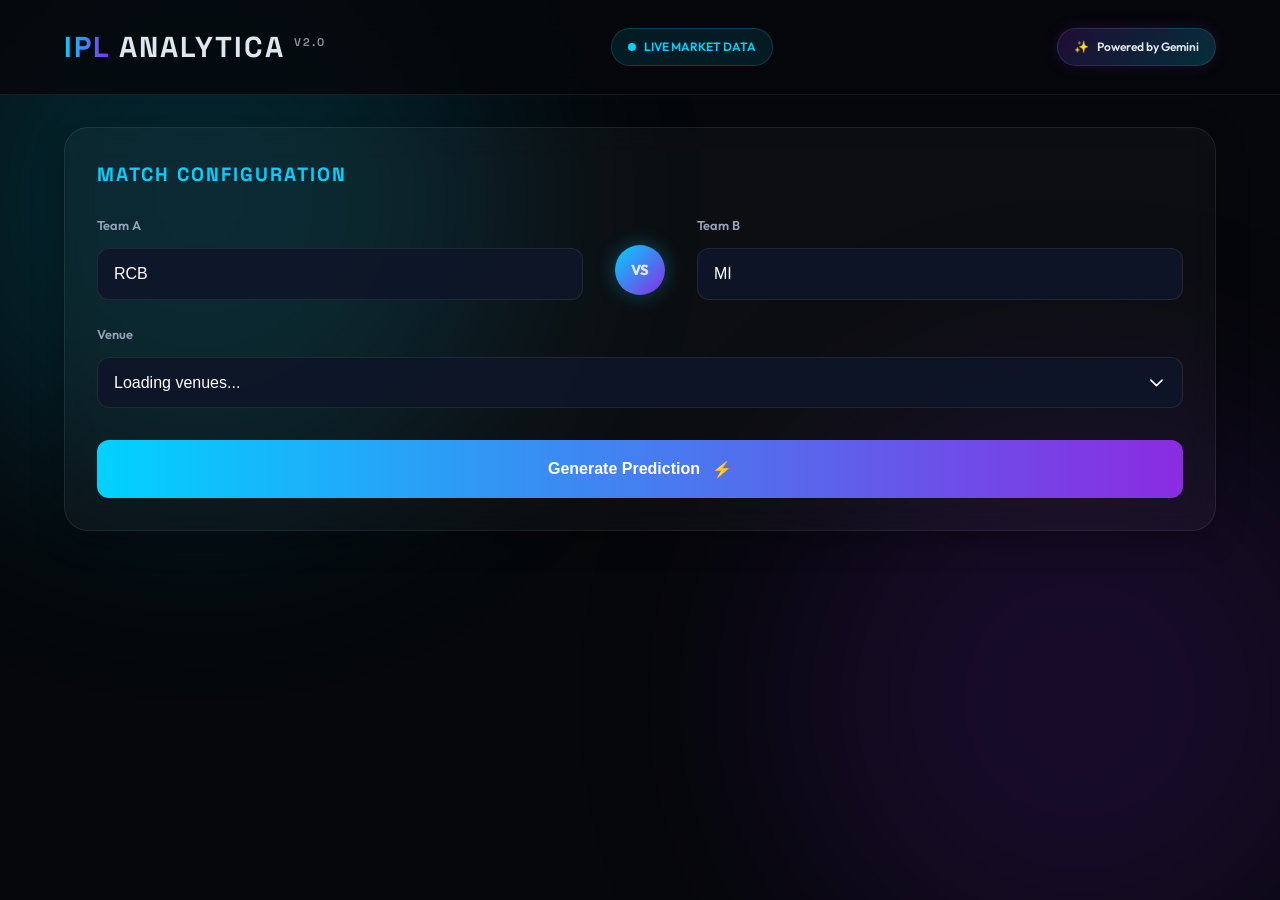
<file: ipl_prediction/web/index.html>
<!DOCTYPE html>
<html lang="en">
<head>
    <meta charset="UTF-8">
    <meta name="viewport" content="width=device-width, initial-scale=1.0">
    <title>IPL Match Predictor | Elite Analytics</title>
    <link rel="stylesheet" href="styles.css">
    <link rel="preconnect" href="https://fonts.googleapis.com">
    <link rel="preconnect" href="https://fonts.gstatic.com" crossorigin>
    <link href="https://fonts.googleapis.com/css2?family=Outfit:wght@300;400;600;800&family=Space+Grotesk:wght@300;500;700&display=swap" rel="stylesheet">
</head>
<body class="dark-theme">
    <div class="background-glow"></div>
    
    <header>
        <div class="logo">
            <span class="ipl-accent">IPL</span> ANALYTICA <span class="version">v2.0</span>
        </div>
        <div class="status-badge">
            <span class="pulse"></span> LIVE MARKET DATA
        </div>
        <div class="gemini-badge">
            <span class="sparkle">✨</span> Powered by Gemini
        </div>
    </header>

    <main>
        <section class="prediction-controls">
            <div class="control-group glass">
                <h3>Match Configuration</h3>
                <div class="input-grid">
                    <div class="field">
                        <label>Team A</label>
                        <input type="text" id="team-a" list="teams-list" placeholder="e.g. RCB" value="RCB">
                    </div>
                    <div class="vs-circle">VS</div>
                    <div class="field">
                        <label>Team B</label>
                        <input type="text" id="team-b" list="teams-list" placeholder="e.g. MI" value="MI">
                    </div>
                </div>
                <datalist id="teams-list">
                    <option value="RCB">Royal Challengers Bengaluru</option>
                    <option value="MI">Mumbai Indians</option>
                    <option value="CSK">Chennai Super Kings</option>
                    <option value="KKR">Kolkata Knight Riders</option>
                    <option value="RR">Rajasthan Royals</option>
                    <option value="SRH">Sunrisers Hyderabad</option>
                    <option value="LSG">Lucknow Super Giants</option>
                    <option value="DC">Delhi Capitals</option>
                    <option value="PBKS">Punjab Kings</option>
                    <option value="GT">Gujarat Titans</option>
                </datalist>
                <div class="field full-width">
                    <label>Venue</label>
                        <select id="venue">
                            <option value="" disabled selected>Loading venues...</option>
                        </select>
                </div>
                <button id="run-prediction" class="primary-btn">
                    <span class="btn-text">Generate Prediction</span>
                    <span class="btn-icon">⚡</span>
                </button>
            </div>
        </section>

        <section id="results-section" class="hidden">
            <div class="reasoning-protocol glass">
                <h3>Reasoning Protocol <span class="tag">Chain of Thought</span></h3>
                <div id="reasoning-steps" class="steps-container">
                    <!-- Steps will be injected here -->
                </div>
            </div>

            <div class="dashboard-final glass">
                <div class="dashboard-header">
                    <h2>Win Probability Engine</h2>
                    <div id="confidence-meter" class="confidence medium">Confidence: <span>Medium</span></div>
                </div>

                <div class="win-probability-section">
                    <div class="battle-meta">
                        <div class="team-info left">
                            <span class="team-abbrev" id="prob-team-a">RCB</span>
                            <span class="team-chance" id="perc-a">50%</span>
                        </div>
                        <div class="vs-badge-small">VS</div>
                        <div class="team-info right">
                            <span class="team-chance" id="perc-b">50%</span>
                            <span class="team-abbrev" id="prob-team-b">MI</span>
                        </div>
                    </div>
                    <div class="dual-prob-bar">
                        <div id="prob-bar-a" class="bar-part left" style="width: 50%;"></div>
                        <div id="prob-bar-b" class="bar-part right" style="width: 50%;"></div>
                    </div>
                    <div class="verdict-banner">
                        <span class="verdict-label">AI VERDICT:</span>
                        <span id="ai-verdict-text" class="verdict-highlight">Team A is slightly favored due to chasing advantage.</span>
                    </div>
                </div>

                <div class="dashboard-grid">
                    <div class="card glass-sub">
                        <h4><span class="icon">🏟️</span> Venue Verdict</h4>
                        <p id="venue-verdict-text">Loading insights...</p>
                    </div>
                    <div class="card glass-sub">
                        <h4><span class="icon">🎯</span> Key Matchups</h4>
                        <div class="matchup-table-wrapper">
                            <table id="matchup-table">
                                <thead>
                                    <tr>
                                        <th>Batter</th>
                                        <th>Bowler</th>
                                        <th>Edge</th>
                                    </tr>
                                </thead>
                                <tbody>
                                    <!-- Matchups injected here -->
                                </tbody>
                            </table>
                        </div>
                    </div>
                </div>
            </div>
        </section>
    </main>

    <div id="loader" class="loader-overlay hidden">
        <div class="loader-content">
            <div class="spinner"></div>
            <p>Gathering Real-time Data...</p>
        </div>
    </div>

    <script src="app.js"></script>
</body>
</html>
</file>
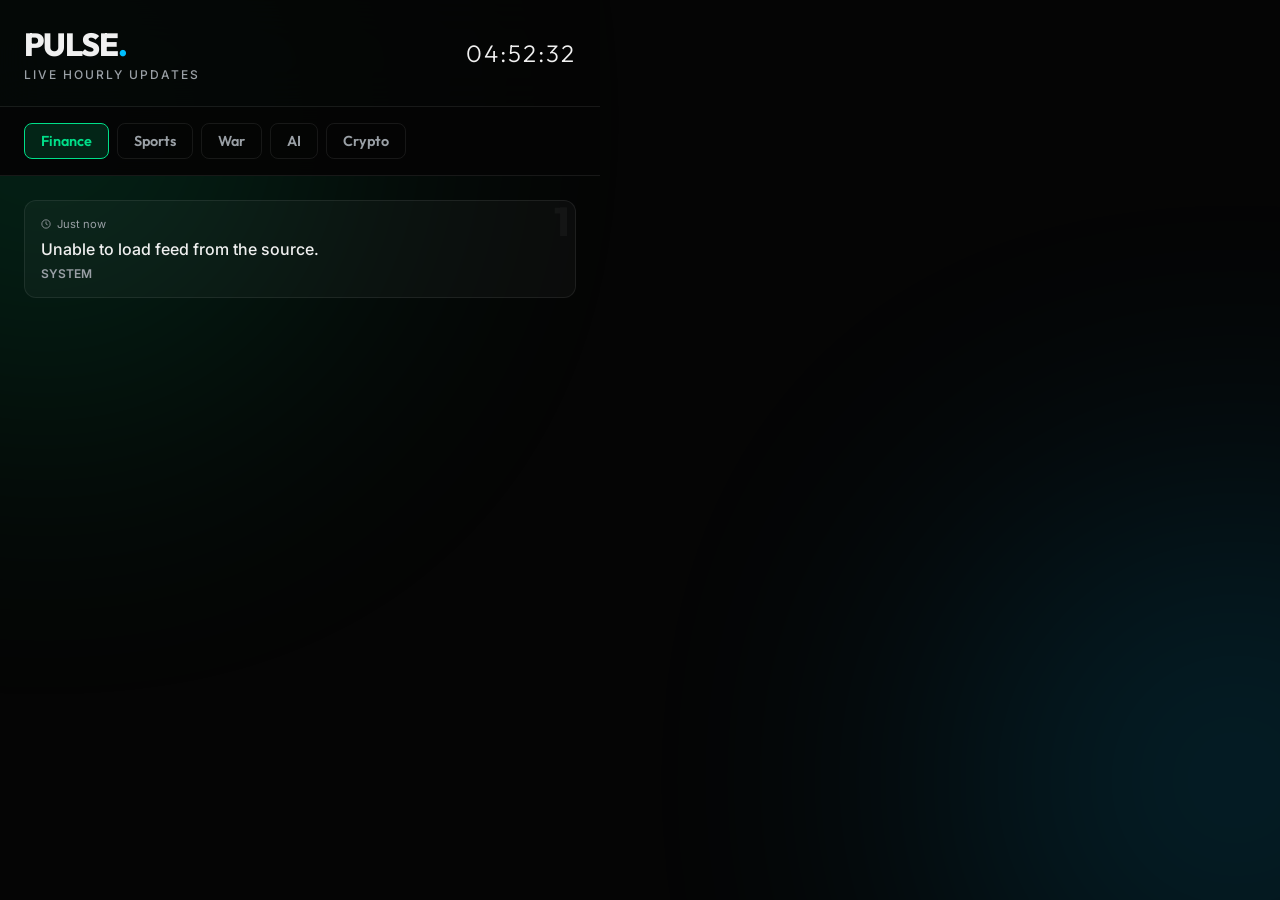
<file: news-chrome-extension/popup.html>
<!DOCTYPE html>
<html lang="en">
<head>
    <meta charset="UTF-8">
    <title>Pulse News | Chrome Extension</title>
    <link rel="stylesheet" href="style.css">
    <link href="https://fonts.googleapis.com/css2?family=Outfit:wght@300;400;600;800&family=Inter:wght@400;500;700&display=swap" rel="stylesheet">
</head>
<body>
    <div class="background-effects">
        <div class="glow finance-glow"></div>
        <div class="glow ai-glow"></div>
    </div>
    
    <header class="app-header">
        <div class="logo-container">
            <h1>PULSE<span class="dot">.</span></h1>
            <p>Live Hourly Updates</p>
        </div>
        <div class="time-container">
            <div id="clock" class="clock">--:--:--</div>
        </div>
    </header>

    <div class="tabs">
        <button class="tab-btn active finance-tab" data-target="finance">Finance</button>
        <button class="tab-btn sports-tab" data-target="sports">Sports</button>
        <button class="tab-btn war-tab" data-target="war">War</button>
        <button class="tab-btn ai-tab" data-target="ai">AI</button>
        <button class="tab-btn crypto-tab" data-target="crypto">Crypto</button>
    </div>

    <main class="dashboard">
        <section class="topic-section active-section grid-layout" id="section-finance">
            <div class="news-list" id="list-finance"></div>
        </section>
        
        <section class="topic-section grid-layout" id="section-sports">
            <div class="news-list" id="list-sports"></div>
        </section>
        
        <section class="topic-section grid-layout" id="section-war">
            <div class="news-list" id="list-war"></div>
        </section>
        
        <section class="topic-section grid-layout" id="section-ai">
            <div class="news-list" id="list-ai"></div>
        </section>
        
        <section class="topic-section grid-layout" id="section-crypto">
            <div class="news-list" id="list-crypto"></div>
        </section>
    </main>

    <script src="popup.js"></script>
</body>
</html>
</file>
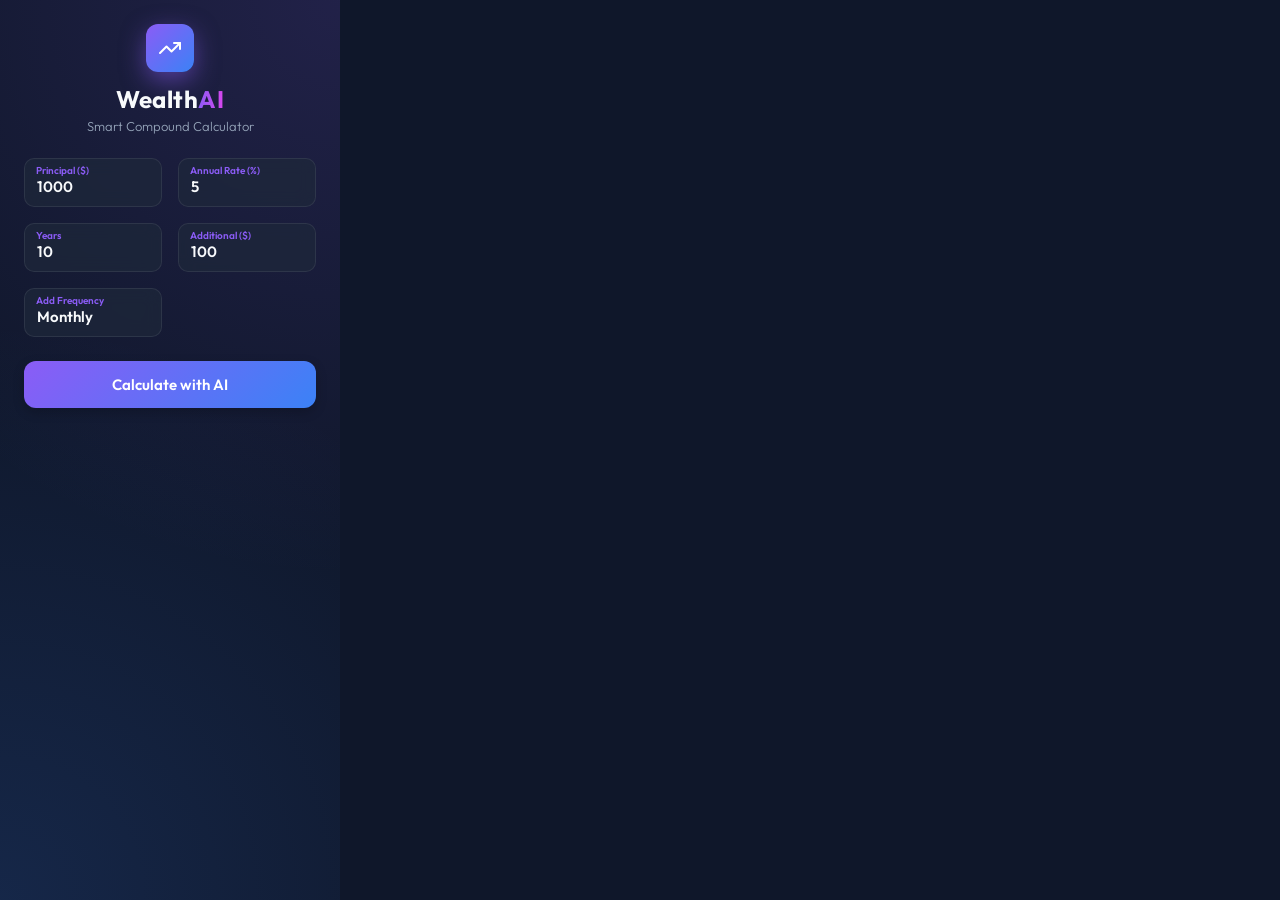
<file: compound-interest-calculator/chrome-extension/popup.html>
<!DOCTYPE html>
<html lang="en">

<head>
  <meta charset="UTF-8">
  <link rel="preconnect" href="https://fonts.googleapis.com">
  <link rel="preconnect" href="https://fonts.gstatic.com" crossorigin>
  <link href="https://fonts.googleapis.com/css2?family=Outfit:wght@300;400;600;700&display=swap" rel="stylesheet">
  <link rel="stylesheet" href="popup.css">
</head>

<body>
  <div class="container">
    <div class="header">
      <div class="icon-container">
        <svg xmlns="http://www.w3.org/2000/svg" viewBox="0 0 24 24" fill="none" stroke="currentColor" stroke-width="2"
          stroke-linecap="round" stroke-linejoin="round" class="header-icon">
          <polyline points="22 7 13.5 15.5 8.5 10.5 2 17"></polyline>
          <polyline points="16 7 22 7 22 13"></polyline>
        </svg>
      </div>
      <h2>Wealth<span class="highlight">AI</span></h2>
      <p class="subtitle">Smart Compound Calculator</p>
    </div>

    <div class="form-grid">
      <div class="input-group">
        <input type="number" id="amount" value="1000" placeholder=" " required>
        <label>Principal ($)</label>
      </div>
      <div class="input-group">
        <input type="number" id="rate" value="5" step="0.1" placeholder=" " required>
        <label>Annual Rate (%)</label>
      </div>
      <div class="input-group">
        <input type="number" id="years" value="10" placeholder=" " required>
        <label>Years</label>
      </div>
      <div class="input-group">
        <input type="number" id="addition" value="100" placeholder=" " required>
        <label>Additional ($)</label>
      </div>
      <div class="input-group">
        <select id="addition-freq" required>
          <option value="none">None</option>
          <option value="monthly" selected>Monthly</option>
          <option value="quarterly">Quarterly</option>
          <option value="yearly">Yearly</option>
        </select>
        <label>Add Frequency</label>
      </div>
    </div>

    <button id="calcBtn" class="primary-btn">
      <span class="btn-text">Calculate with AI</span>
      <div class="loader" id="loader"></div>
    </button>

    <div id="result-container" class="result-container hidden">
      <div class="result-glow"></div>
      <div id="result" class="result-content"></div>
    </div>
  </div>

  <script src="popup.js"></script>
</body>

</html>
</file>
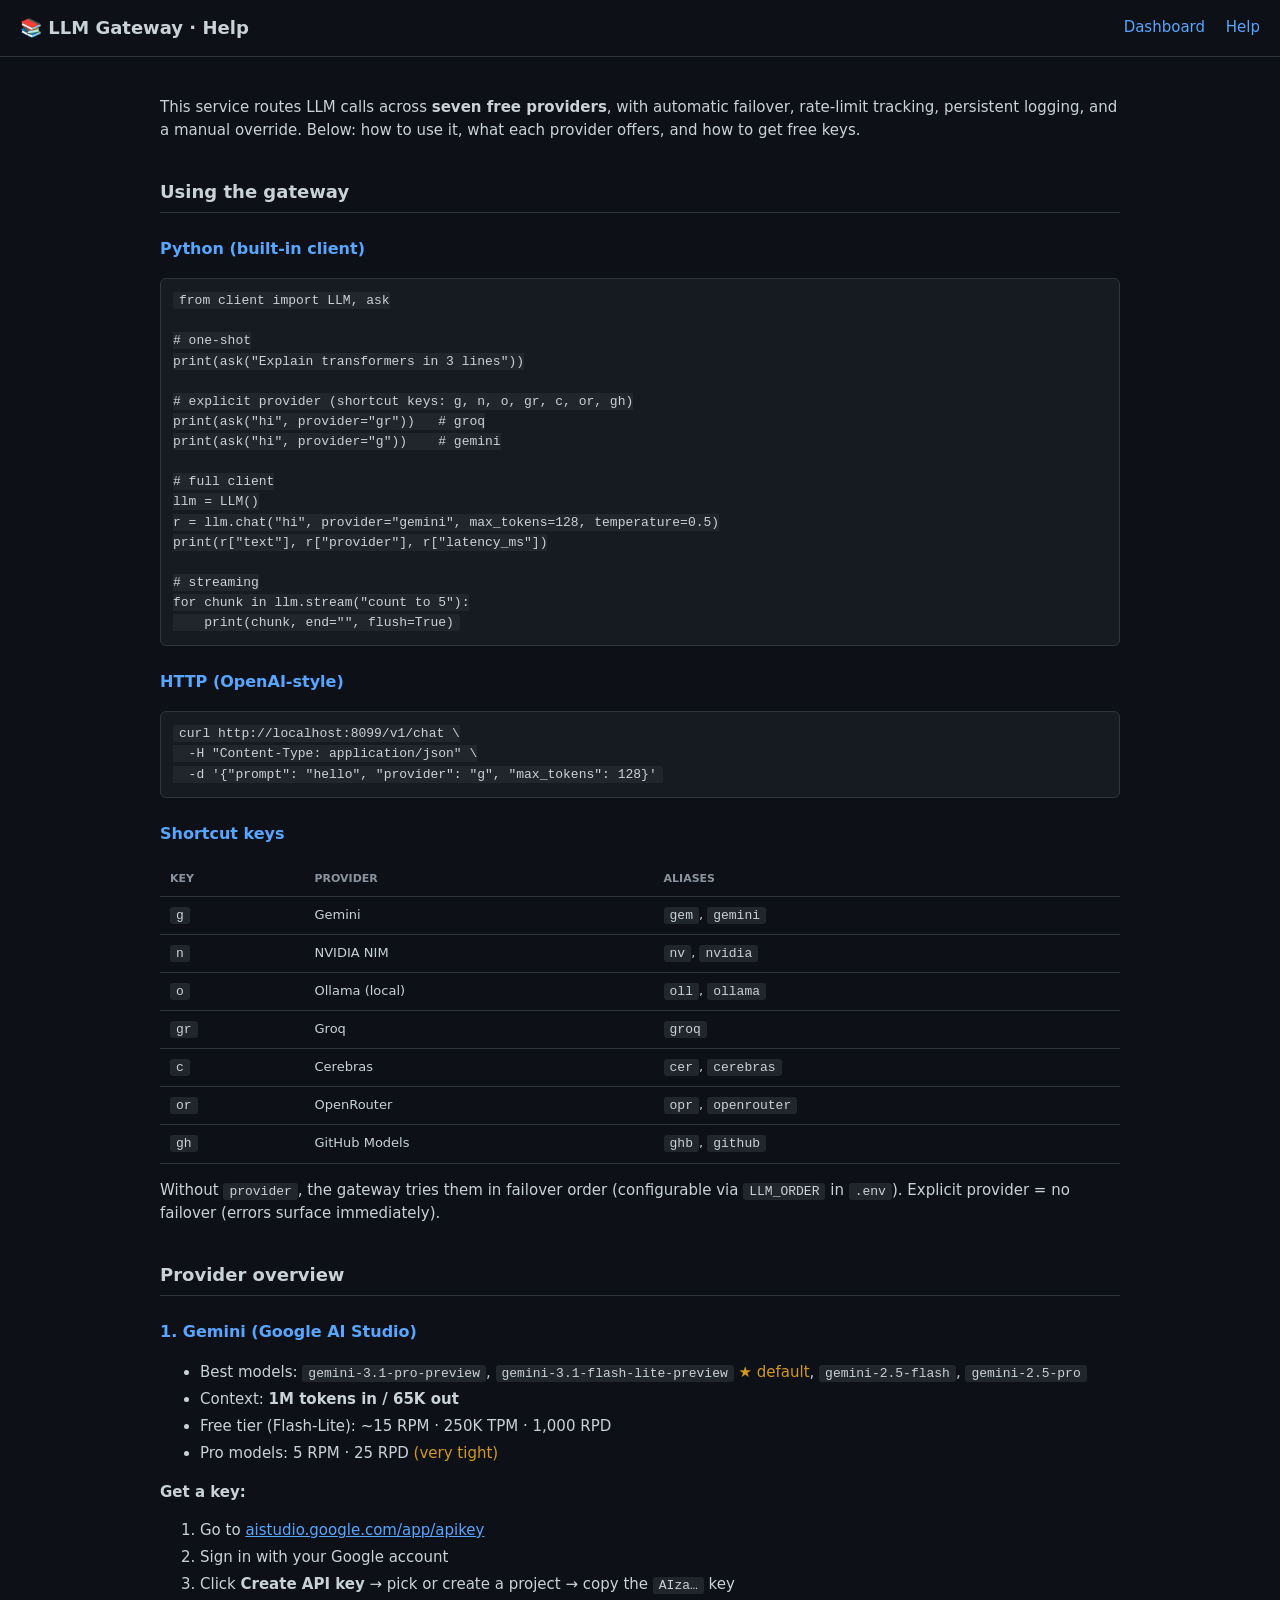
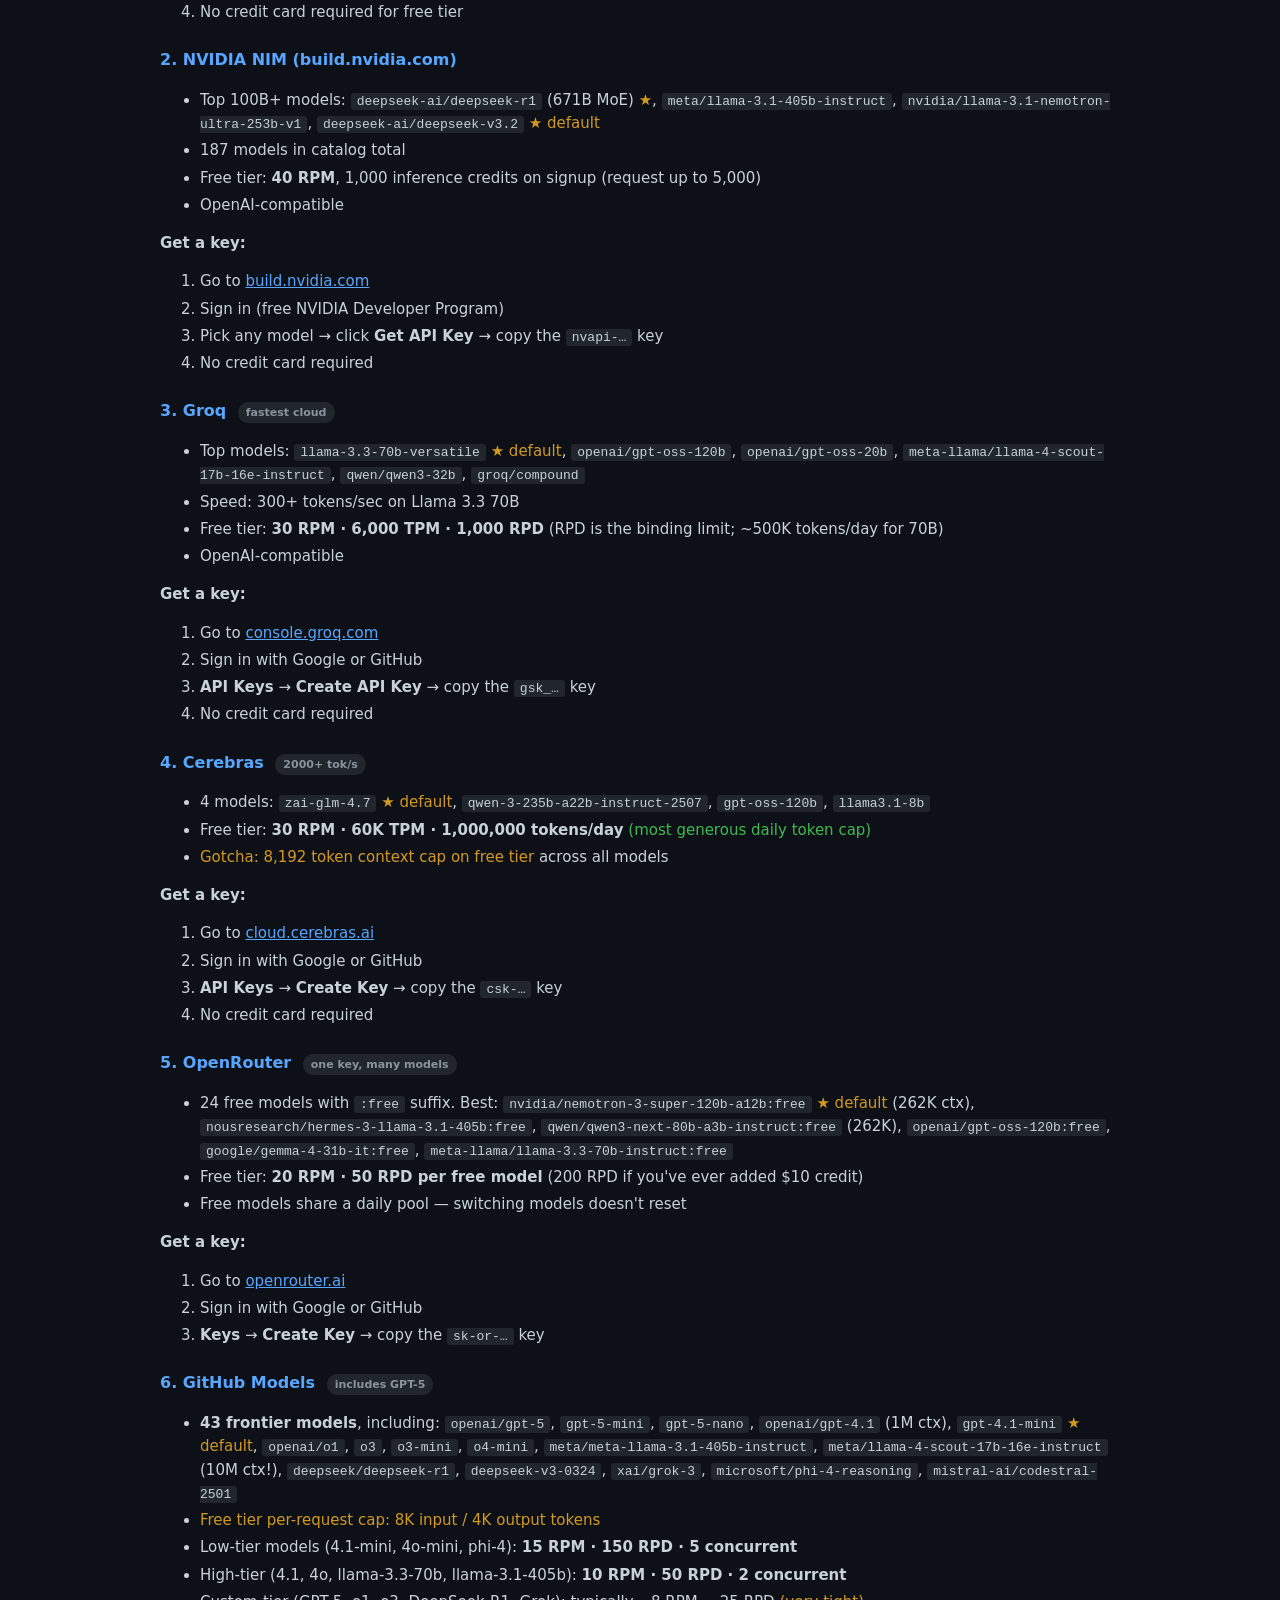
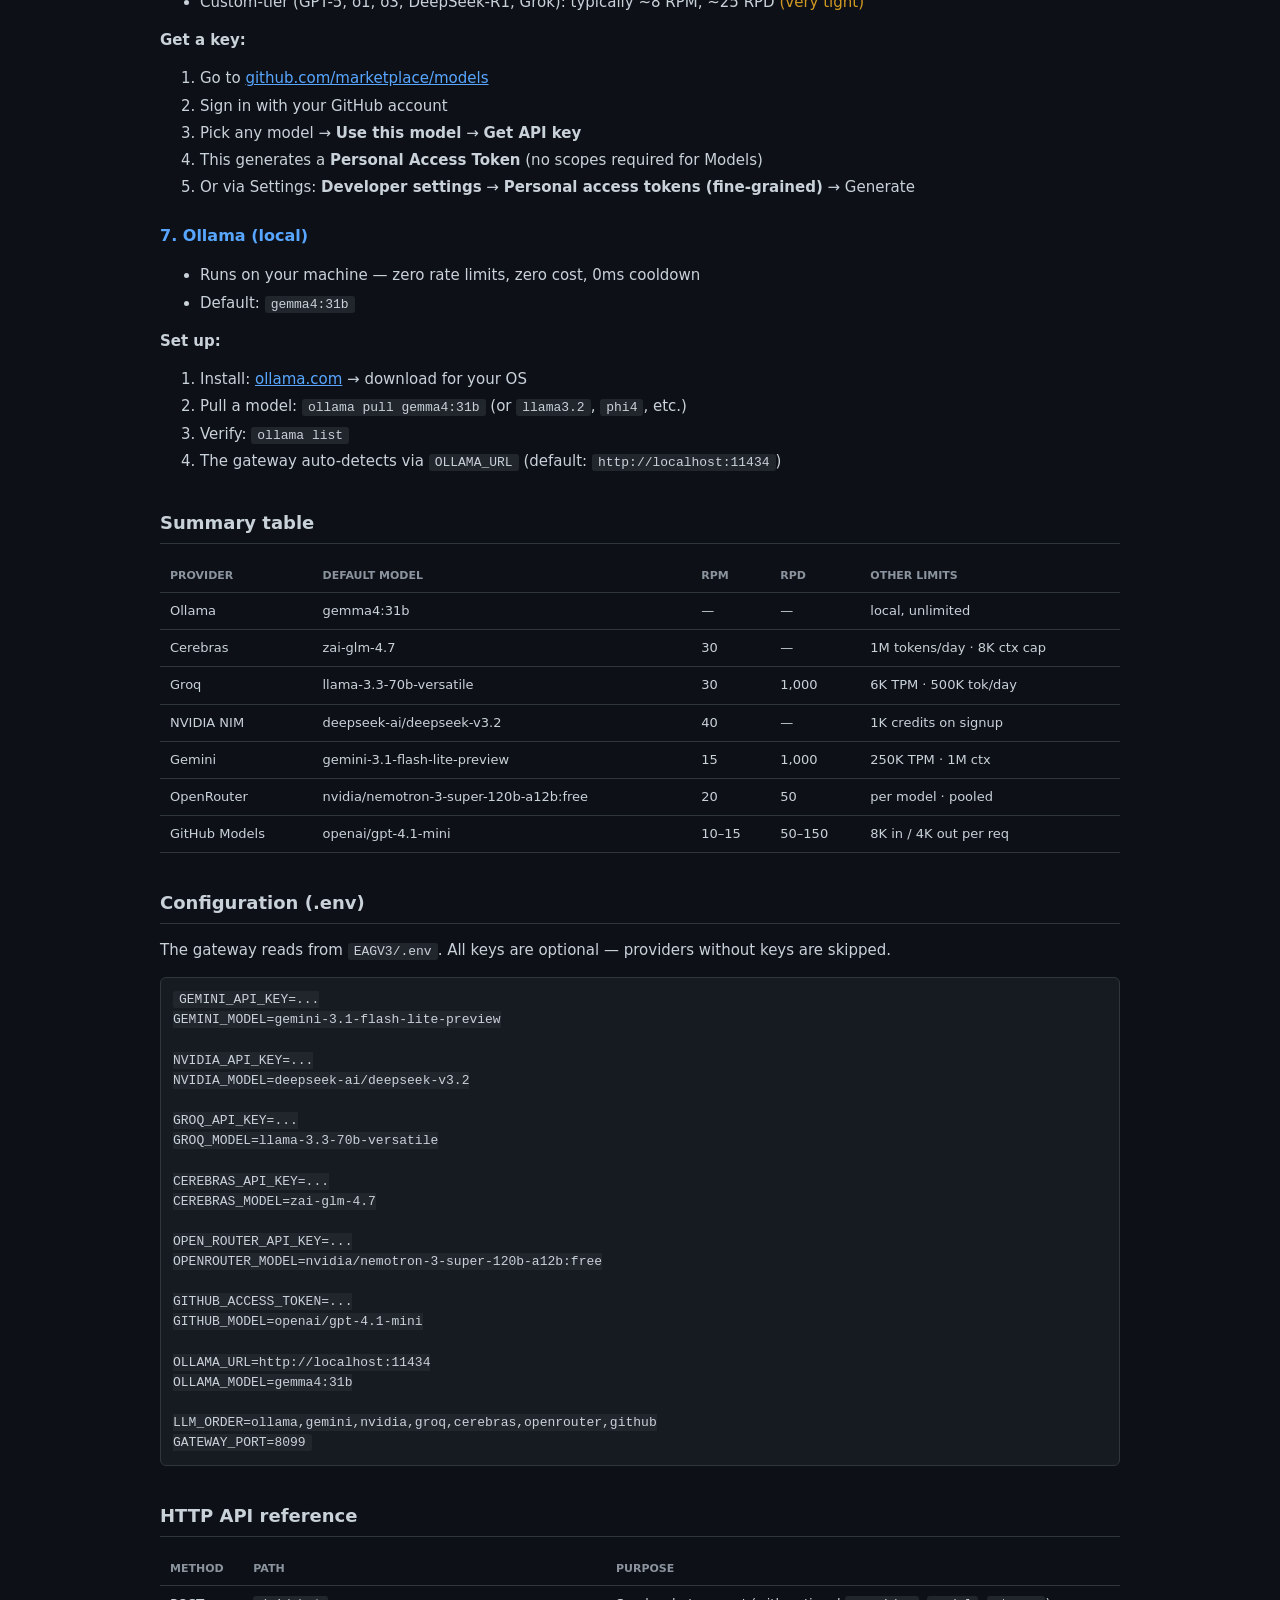
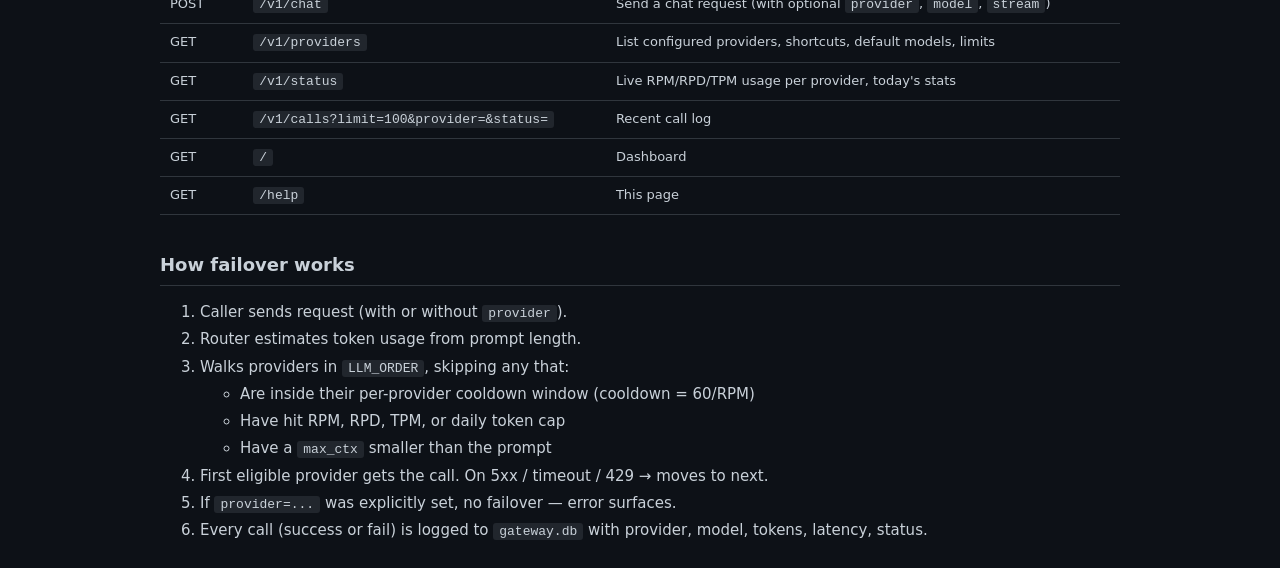
<file: first_browser_agent/llm_gatewayV9/static/help.html>
<!doctype html>
<html lang="en">
<head>
<meta charset="utf-8">
<title>LLM Gateway · Help & Free Keys</title>
<style>
  :root {
    --bg: #0d1117; --panel: #161b22; --border: #30363d; --text: #c9d1d9;
    --muted: #8b949e; --green: #3fb950; --red: #f85149; --blue: #58a6ff;
    --yellow: #d29922; --accent: #a371f7;
  }
  * { box-sizing: border-box; }
  body { background: var(--bg); color: var(--text); font: 15px/1.55 -apple-system, BlinkMacSystemFont, "Segoe UI", system-ui, sans-serif; margin: 0; }
  header { padding: 14px 20px; border-bottom: 1px solid var(--border); display: flex; justify-content: space-between; align-items: center; }
  header h1 { margin: 0; font-size: 18px; font-weight: 600; }
  header nav a { color: var(--blue); margin-left: 16px; text-decoration: none; }
  main { padding: 24px 20px; max-width: 1000px; margin: 0 auto; }
  h2 { font-size: 18px; margin-top: 36px; padding-bottom: 6px; border-bottom: 1px solid var(--border); }
  h3 { font-size: 16px; margin-top: 24px; color: var(--blue); }
  table { width: 100%; border-collapse: collapse; margin: 10px 0; font-size: 13px; }
  th, td { padding: 8px 10px; border-bottom: 1px solid var(--border); text-align: left; vertical-align: top; }
  th { color: var(--muted); font-weight: 600; text-transform: uppercase; font-size: 11px; }
  code, pre { font-family: ui-monospace, SFMono-Regular, "SF Mono", Menlo, monospace; }
  code { background: #21262d; padding: 1px 6px; border-radius: 3px; font-size: 13px; }
  pre { background: var(--panel); border: 1px solid var(--border); border-radius: 6px; padding: 12px; overflow-x: auto; font-size: 13px; }
  ol li, ul li { margin: 4px 0; }
  .star { color: var(--yellow); }
  .badge { display: inline-block; padding: 2px 8px; border-radius: 10px; font-size: 11px; background: #21262d; color: var(--muted); margin-left: 6px; }
  .ok { color: var(--green); }
  .warn { color: var(--yellow); }
  .err { color: var(--red); }
  a { color: var(--blue); }
</style>
</head>
<body>
<header>
  <h1>📚 LLM Gateway · Help</h1>
  <nav>
    <a href="/">Dashboard</a>
    <a href="/help">Help</a>
  </nav>
</header>
<main>

<p>This service routes LLM calls across <strong>seven free providers</strong>, with automatic failover, rate-limit tracking, persistent logging, and a manual override. Below: how to use it, what each provider offers, and how to get free keys.</p>

<h2>Using the gateway</h2>

<h3>Python (built-in client)</h3>
<pre><code>from client import LLM, ask

# one-shot
print(ask("Explain transformers in 3 lines"))

# explicit provider (shortcut keys: g, n, o, gr, c, or, gh)
print(ask("hi", provider="gr"))   # groq
print(ask("hi", provider="g"))    # gemini

# full client
llm = LLM()
r = llm.chat("hi", provider="gemini", max_tokens=128, temperature=0.5)
print(r["text"], r["provider"], r["latency_ms"])

# streaming
for chunk in llm.stream("count to 5"):
    print(chunk, end="", flush=True)</code></pre>

<h3>HTTP (OpenAI-style)</h3>
<pre><code>curl http://localhost:8099/v1/chat \
  -H "Content-Type: application/json" \
  -d '{"prompt": "hello", "provider": "g", "max_tokens": 128}'</code></pre>

<h3>Shortcut keys</h3>
<table>
  <tr><th>Key</th><th>Provider</th><th>Aliases</th></tr>
  <tr><td><code>g</code></td><td>Gemini</td><td><code>gem</code>, <code>gemini</code></td></tr>
  <tr><td><code>n</code></td><td>NVIDIA NIM</td><td><code>nv</code>, <code>nvidia</code></td></tr>
  <tr><td><code>o</code></td><td>Ollama (local)</td><td><code>oll</code>, <code>ollama</code></td></tr>
  <tr><td><code>gr</code></td><td>Groq</td><td><code>groq</code></td></tr>
  <tr><td><code>c</code></td><td>Cerebras</td><td><code>cer</code>, <code>cerebras</code></td></tr>
  <tr><td><code>or</code></td><td>OpenRouter</td><td><code>opr</code>, <code>openrouter</code></td></tr>
  <tr><td><code>gh</code></td><td>GitHub Models</td><td><code>ghb</code>, <code>github</code></td></tr>
</table>
<p>Without <code>provider</code>, the gateway tries them in failover order (configurable via <code>LLM_ORDER</code> in <code>.env</code>). Explicit provider = no failover (errors surface immediately).</p>

<h2>Provider overview</h2>

<h3>1. Gemini (Google AI Studio)</h3>
<ul>
  <li>Best models: <code>gemini-3.1-pro-preview</code>, <code>gemini-3.1-flash-lite-preview</code> <span class="star">★ default</span>, <code>gemini-2.5-flash</code>, <code>gemini-2.5-pro</code></li>
  <li>Context: <strong>1M tokens in / 65K out</strong></li>
  <li>Free tier (Flash-Lite): ~15 RPM · 250K TPM · 1,000 RPD</li>
  <li>Pro models: 5 RPM · 25 RPD <span class="warn">(very tight)</span></li>
</ul>
<p><b>Get a key:</b></p>
<ol>
  <li>Go to <a href="https://aistudio.google.com/app/apikey" target="_blank">aistudio.google.com/app/apikey</a></li>
  <li>Sign in with your Google account</li>
  <li>Click <strong>Create API key</strong> → pick or create a project → copy the <code>AIza…</code> key</li>
  <li>No credit card required for free tier</li>
</ol>

<h3>2. NVIDIA NIM (build.nvidia.com)</h3>
<ul>
  <li>Top 100B+ models: <code>deepseek-ai/deepseek-r1</code> (671B MoE) <span class="star">★</span>, <code>meta/llama-3.1-405b-instruct</code>, <code>nvidia/llama-3.1-nemotron-ultra-253b-v1</code>, <code>deepseek-ai/deepseek-v3.2</code> <span class="star">★ default</span></li>
  <li>187 models in catalog total</li>
  <li>Free tier: <strong>40 RPM</strong>, 1,000 inference credits on signup (request up to 5,000)</li>
  <li>OpenAI-compatible</li>
</ul>
<p><b>Get a key:</b></p>
<ol>
  <li>Go to <a href="https://build.nvidia.com/" target="_blank">build.nvidia.com</a></li>
  <li>Sign in (free NVIDIA Developer Program)</li>
  <li>Pick any model → click <strong>Get API Key</strong> → copy the <code>nvapi-…</code> key</li>
  <li>No credit card required</li>
</ol>

<h3>3. Groq <span class="badge">fastest cloud</span></h3>
<ul>
  <li>Top models: <code>llama-3.3-70b-versatile</code> <span class="star">★ default</span>, <code>openai/gpt-oss-120b</code>, <code>openai/gpt-oss-20b</code>, <code>meta-llama/llama-4-scout-17b-16e-instruct</code>, <code>qwen/qwen3-32b</code>, <code>groq/compound</code></li>
  <li>Speed: 300+ tokens/sec on Llama 3.3 70B</li>
  <li>Free tier: <strong>30 RPM · 6,000 TPM · 1,000 RPD</strong> (RPD is the binding limit; ~500K tokens/day for 70B)</li>
  <li>OpenAI-compatible</li>
</ul>
<p><b>Get a key:</b></p>
<ol>
  <li>Go to <a href="https://console.groq.com" target="_blank">console.groq.com</a></li>
  <li>Sign in with Google or GitHub</li>
  <li><strong>API Keys</strong> → <strong>Create API Key</strong> → copy the <code>gsk_…</code> key</li>
  <li>No credit card required</li>
</ol>

<h3>4. Cerebras <span class="badge">2000+ tok/s</span></h3>
<ul>
  <li>4 models: <code>zai-glm-4.7</code> <span class="star">★ default</span>, <code>qwen-3-235b-a22b-instruct-2507</code>, <code>gpt-oss-120b</code>, <code>llama3.1-8b</code></li>
  <li>Free tier: <strong>30 RPM · 60K TPM · 1,000,000 tokens/day</strong> <span class="ok">(most generous daily token cap)</span></li>
  <li><span class="warn">Gotcha: 8,192 token context cap on free tier</span> across all models</li>
</ul>
<p><b>Get a key:</b></p>
<ol>
  <li>Go to <a href="https://cloud.cerebras.ai" target="_blank">cloud.cerebras.ai</a></li>
  <li>Sign in with Google or GitHub</li>
  <li><strong>API Keys</strong> → <strong>Create Key</strong> → copy the <code>csk-…</code> key</li>
  <li>No credit card required</li>
</ol>

<h3>5. OpenRouter <span class="badge">one key, many models</span></h3>
<ul>
  <li>24 free models with <code>:free</code> suffix. Best:
    <code>nvidia/nemotron-3-super-120b-a12b:free</code> <span class="star">★ default</span> (262K ctx),
    <code>nousresearch/hermes-3-llama-3.1-405b:free</code>,
    <code>qwen/qwen3-next-80b-a3b-instruct:free</code> (262K),
    <code>openai/gpt-oss-120b:free</code>,
    <code>google/gemma-4-31b-it:free</code>,
    <code>meta-llama/llama-3.3-70b-instruct:free</code>
  </li>
  <li>Free tier: <strong>20 RPM · 50 RPD per free model</strong> (200 RPD if you've ever added $10 credit)</li>
  <li>Free models share a daily pool — switching models doesn't reset</li>
</ul>
<p><b>Get a key:</b></p>
<ol>
  <li>Go to <a href="https://openrouter.ai" target="_blank">openrouter.ai</a></li>
  <li>Sign in with Google or GitHub</li>
  <li><strong>Keys</strong> → <strong>Create Key</strong> → copy the <code>sk-or-…</code> key</li>
</ol>

<h3>6. GitHub Models <span class="badge">includes GPT-5</span></h3>
<ul>
  <li><strong>43 frontier models</strong>, including:
    <code>openai/gpt-5</code>, <code>gpt-5-mini</code>, <code>gpt-5-nano</code>,
    <code>openai/gpt-4.1</code> (1M ctx), <code>gpt-4.1-mini</code> <span class="star">★ default</span>,
    <code>openai/o1</code>, <code>o3</code>, <code>o3-mini</code>, <code>o4-mini</code>,
    <code>meta/meta-llama-3.1-405b-instruct</code>,
    <code>meta/llama-4-scout-17b-16e-instruct</code> (10M ctx!),
    <code>deepseek/deepseek-r1</code>, <code>deepseek-v3-0324</code>,
    <code>xai/grok-3</code>, <code>microsoft/phi-4-reasoning</code>, <code>mistral-ai/codestral-2501</code>
  </li>
  <li><span class="warn">Free tier per-request cap: 8K input / 4K output tokens</span></li>
  <li>Low-tier models (4.1-mini, 4o-mini, phi-4): <strong>15 RPM · 150 RPD · 5 concurrent</strong></li>
  <li>High-tier (4.1, 4o, llama-3.3-70b, llama-3.1-405b): <strong>10 RPM · 50 RPD · 2 concurrent</strong></li>
  <li>Custom-tier (GPT-5, o1, o3, DeepSeek-R1, Grok): typically ~8 RPM, ~25 RPD <span class="warn">(very tight)</span></li>
</ul>
<p><b>Get a key:</b></p>
<ol>
  <li>Go to <a href="https://github.com/marketplace/models" target="_blank">github.com/marketplace/models</a></li>
  <li>Sign in with your GitHub account</li>
  <li>Pick any model → <strong>Use this model</strong> → <strong>Get API key</strong></li>
  <li>This generates a <strong>Personal Access Token</strong> (no scopes required for Models)</li>
  <li>Or via Settings: <strong>Developer settings</strong> → <strong>Personal access tokens (fine-grained)</strong> → Generate</li>
</ol>

<h3>7. Ollama (local)</h3>
<ul>
  <li>Runs on your machine — zero rate limits, zero cost, 0ms cooldown</li>
  <li>Default: <code>gemma4:31b</code></li>
</ul>
<p><b>Set up:</b></p>
<ol>
  <li>Install: <a href="https://ollama.com" target="_blank">ollama.com</a> → download for your OS</li>
  <li>Pull a model: <code>ollama pull gemma4:31b</code> (or <code>llama3.2</code>, <code>phi4</code>, etc.)</li>
  <li>Verify: <code>ollama list</code></li>
  <li>The gateway auto-detects via <code>OLLAMA_URL</code> (default: <code>http://localhost:11434</code>)</li>
</ol>

<h2>Summary table</h2>
<table>
  <tr><th>Provider</th><th>Default model</th><th>RPM</th><th>RPD</th><th>Other limits</th></tr>
  <tr><td>Ollama</td><td>gemma4:31b</td><td>—</td><td>—</td><td>local, unlimited</td></tr>
  <tr><td>Cerebras</td><td>zai-glm-4.7</td><td>30</td><td>—</td><td>1M tokens/day · 8K ctx cap</td></tr>
  <tr><td>Groq</td><td>llama-3.3-70b-versatile</td><td>30</td><td>1,000</td><td>6K TPM · 500K tok/day</td></tr>
  <tr><td>NVIDIA NIM</td><td>deepseek-ai/deepseek-v3.2</td><td>40</td><td>—</td><td>1K credits on signup</td></tr>
  <tr><td>Gemini</td><td>gemini-3.1-flash-lite-preview</td><td>15</td><td>1,000</td><td>250K TPM · 1M ctx</td></tr>
  <tr><td>OpenRouter</td><td>nvidia/nemotron-3-super-120b-a12b:free</td><td>20</td><td>50</td><td>per model · pooled</td></tr>
  <tr><td>GitHub Models</td><td>openai/gpt-4.1-mini</td><td>10–15</td><td>50–150</td><td>8K in / 4K out per req</td></tr>
</table>

<h2>Configuration (.env)</h2>
<p>The gateway reads from <code>EAGV3/.env</code>. All keys are optional — providers without keys are skipped.</p>
<pre><code>GEMINI_API_KEY=...
GEMINI_MODEL=gemini-3.1-flash-lite-preview

NVIDIA_API_KEY=...
NVIDIA_MODEL=deepseek-ai/deepseek-v3.2

GROQ_API_KEY=...
GROQ_MODEL=llama-3.3-70b-versatile

CEREBRAS_API_KEY=...
CEREBRAS_MODEL=zai-glm-4.7

OPEN_ROUTER_API_KEY=...
OPENROUTER_MODEL=nvidia/nemotron-3-super-120b-a12b:free

GITHUB_ACCESS_TOKEN=...
GITHUB_MODEL=openai/gpt-4.1-mini

OLLAMA_URL=http://localhost:11434
OLLAMA_MODEL=gemma4:31b

LLM_ORDER=ollama,gemini,nvidia,groq,cerebras,openrouter,github
GATEWAY_PORT=8099</code></pre>

<h2>HTTP API reference</h2>
<table>
  <tr><th>Method</th><th>Path</th><th>Purpose</th></tr>
  <tr><td>POST</td><td><code>/v1/chat</code></td><td>Send a chat request (with optional <code>provider</code>, <code>model</code>, <code>stream</code>)</td></tr>
  <tr><td>GET</td><td><code>/v1/providers</code></td><td>List configured providers, shortcuts, default models, limits</td></tr>
  <tr><td>GET</td><td><code>/v1/status</code></td><td>Live RPM/RPD/TPM usage per provider, today's stats</td></tr>
  <tr><td>GET</td><td><code>/v1/calls?limit=100&amp;provider=&amp;status=</code></td><td>Recent call log</td></tr>
  <tr><td>GET</td><td><code>/</code></td><td>Dashboard</td></tr>
  <tr><td>GET</td><td><code>/help</code></td><td>This page</td></tr>
</table>

<h2>How failover works</h2>
<ol>
  <li>Caller sends request (with or without <code>provider</code>).</li>
  <li>Router estimates token usage from prompt length.</li>
  <li>Walks providers in <code>LLM_ORDER</code>, skipping any that:
    <ul>
      <li>Are inside their per-provider cooldown window (cooldown = 60/RPM)</li>
      <li>Have hit RPM, RPD, TPM, or daily token cap</li>
      <li>Have a <code>max_ctx</code> smaller than the prompt</li>
    </ul>
  </li>
  <li>First eligible provider gets the call. On 5xx / timeout / 429 → moves to next.</li>
  <li>If <code>provider=...</code> was explicitly set, no failover — error surfaces.</li>
  <li>Every call (success or fail) is logged to <code>gateway.db</code> with provider, model, tokens, latency, status.</li>
</ol>

</main>
</body>
</html>
</file>
<file: ipl_prediction/web/styles.css>
:root {
    --bg-dark: #05070a;
    --glass-bg: rgba(255, 255, 255, 0.03);
    --glass-border: rgba(255, 255, 255, 0.08);
    --accent-blue: #00d2ff;
    --accent-purple: #8a2be2;
    --accent-red: #ff4b2b;
    --text-main: #e0e6ed;
    --text-muted: #94a3b8;
    --neon-shadow: 0 0 20px rgba(0, 210, 255, 0.3);
}

* {
    margin: 0;
    padding: 0;
    box-sizing: border-box;
}

body {
    background-color: var(--bg-dark);
    color: var(--text-main);
    font-family: 'Outfit', sans-serif;
    line-height: 1.6;
    overflow-x: hidden;
    min-height: 100vh;
}

h1, h2, h3, .logo {
    font-family: 'Space Grotesk', sans-serif;
    text-transform: uppercase;
    letter-spacing: 2px;
}

/* Dynamic Background */
.background-glow {
    position: fixed;
    top: 0;
    left: 0;
    width: 100%;
    height: 100%;
    z-index: -1;
    overflow: hidden;
}

.background-glow::before, .background-glow::after {
    content: '';
    position: absolute;
    width: 600px;
    height: 600px;
    border-radius: 50%;
    filter: blur(120px);
    opacity: 0.15;
    animation: float 20s infinite alternate;
}

.background-glow::before {
    background: var(--accent-blue);
    top: -100px;
    left: -100px;
}

.background-glow::after {
    background: var(--accent-purple);
    bottom: -100px;
    right: -100px;
    animation-delay: -10s;
}

@keyframes float {
    from { transform: translate(0, 0) scale(1); }
    to { transform: translate(100px, 100px) scale(1.2); }
}

header {
    display: flex;
    justify-content: space-between;
    align-items: center;
    padding: 1.5rem 5%;
    background: rgba(5, 7, 10, 0.8);
    backdrop-filter: blur(20px);
    border-bottom: 1px solid var(--glass-border);
    position: sticky;
    top: 0;
    z-index: 100;
}

.logo {
    font-size: 1.8rem;
    font-weight: 800;
}

.ipl-accent {
    background: linear-gradient(90deg, var(--accent-blue), var(--accent-purple));
    -webkit-background-clip: text;
    -webkit-text-fill-color: transparent;
}

.version {
    font-size: 0.7rem;
    vertical-align: super;
    opacity: 0.6;
}

.status-badge, .gemini-badge {
    padding: 0.5rem 1rem;
    border-radius: 30px;
    font-size: 0.75rem;
    font-weight: 600;
    display: flex;
    align-items: center;
    gap: 8px;
}

.status-badge {
    background: rgba(0, 210, 255, 0.1);
    color: var(--accent-blue);
    border: 1px solid rgba(0, 210, 255, 0.2);
}

.gemini-badge {
    background: linear-gradient(135deg, rgba(138, 43, 226, 0.2), rgba(0, 210, 255, 0.2));
    border: 1px solid rgba(255, 255, 255, 0.1);
    box-shadow: 0 0 15px rgba(138, 43, 226, 0.2);
}

.pulse {
    width: 8px;
    height: 8px;
    background: var(--accent-blue);
    border-radius: 50%;
    animation: pulse-ring 1.5s infinite;
}

@keyframes pulse-ring {
    0% { box-shadow: 0 0 0 0 rgba(0, 210, 255, 0.4); }
    70% { box-shadow: 0 0 0 10px rgba(0, 210, 255, 0); }
    100% { box-shadow: 0 0 0 0 rgba(0, 210, 255, 0); }
}

main {
    padding: 2rem 5%;
    max-width: 1400px;
    margin: 0 auto;
}

.glass {
    background: var(--glass-bg);
    backdrop-filter: blur(15px);
    border: 1px solid var(--glass-border);
    border-radius: 24px;
    padding: 2rem;
    box-shadow: 0 8px 32px rgba(0, 0, 0, 0.3);
    transition: transform 0.3s ease, border-color 0.3s ease;
}

.prediction-controls {
    margin-bottom: 2rem;
}

.control-group h3 {
    margin-bottom: 1.5rem;
    font-size: 1.2rem;
    color: var(--accent-blue);
}

.input-grid {
    display: grid;
    grid-template-columns: 1fr auto 1fr;
    gap: 2rem;
    align-items: end;
}

.field {
    display: flex;
    flex-direction: column;
    gap: 0.8rem;
}

.field label {
    font-size: 0.8rem;
    font-weight: 600;
    color: var(--text-muted);
}

select, input[type="text"] {
    background: rgba(15, 23, 42, 0.9);
    border: 1px solid var(--glass-border);
    border-radius: 12px;
    padding: 1rem;
    color: white;
    font-size: 1rem;
    outline: none;
    transition: all 0.3s ease;
    width: 100%;
}

select {
    cursor: pointer;
    appearance: none;
    background-image: url("data:image/svg+xml,%3Csvg xmlns='http://www.w3.org/2000/svg' fill='none' viewBox='0 0 24 24' stroke='white'%3E%3Cpath stroke-linecap='round' stroke-linejoin='round' stroke-width='2' d='M19 9l-7 7-7-7'%3E%3C/path%3E%3C/svg%3E");
    background-repeat: no-repeat;
    background-position: right 1rem center;
    background-size: 1.2rem;
}

input[type="text"]:focus, select:focus {
    border-color: var(--accent-blue);
    box-shadow: 0 0 10px rgba(0, 210, 255, 0.2);
}

select option {
    background-color: #0f172a;
    color: white;
    padding: 10px;
}

.vs-circle {
    width: 50px;
    height: 50px;
    background: linear-gradient(135deg, var(--accent-blue), var(--accent-purple));
    border-radius: 50%;
    display: flex;
    align-items: center;
    justify-content: center;
    font-weight: 800;
    font-size: 0.9rem;
    margin-bottom: 5px;
    box-shadow: var(--neon-shadow);
}

.full-width {
    margin-top: 1.5rem;
}

.primary-btn {
    width: 100%;
    margin-top: 2rem;
    background: linear-gradient(90deg, var(--accent-blue), var(--accent-purple));
    border: none;
    border-radius: 12px;
    padding: 1.2rem;
    color: white;
    font-weight: 700;
    font-size: 1rem;
    cursor: pointer;
    display: flex;
    align-items: center;
    justify-content: center;
    gap: 12px;
    transition: all 0.3s ease;
}

.primary-btn:hover {
    transform: translateY(-3px);
    box-shadow: 0 10px 20px rgba(138, 43, 226, 0.4);
}

/* Results Section */
#results-section {
    display: grid;
    grid-template-columns: 350px 1fr;
    gap: 2rem;
    animation: fadeIn 0.8s ease forwards;
}

@keyframes fadeIn {
    from { opacity: 0; transform: translateY(20px); }
    to { opacity: 1; transform: translateY(0); }
}

.steps-container {
    display: flex;
    flex-direction: column;
    gap: 1.2rem;
    max-height: 600px;
    overflow-y: auto;
    padding-right: 10px;
}

.steps-container::-webkit-scrollbar {
    width: 4px;
}

.steps-container::-webkit-scrollbar-thumb {
    background: var(--glass-border);
    border-radius: 10px;
}

.step-card {
    background: rgba(255, 255, 255, 0.05);
    border-left: 3px solid var(--accent-blue);
    padding: 1rem;
    border-radius: 0 12px 12px 0;
    animation: slideIn 0.5s ease forwards;
}

@keyframes slideIn {
    from { opacity: 0; transform: translateX(-20px); }
    to { opacity: 1; transform: translateX(0); }
}

.step-tag {
    font-size: 0.65rem;
    font-weight: 800;
    background: rgba(0, 210, 255, 0.15);
    color: var(--accent-blue);
    padding: 2px 8px;
    border-radius: 4px;
    margin-bottom: 0.5rem;
    display: inline-block;
}

.step-title {
    font-weight: 600;
    font-size: 0.9rem;
    margin-bottom: 0.4rem;
}

.step-content {
    font-size: 0.85rem;
    color: var(--text-muted);
}

/* Dashboard Final */
.dashboard-header {
    display: flex;
    justify-content: space-between;
    align-items: center;
    margin-bottom: 2rem;
}

.confidence {
    padding: 4px 12px;
    border-radius: 20px;
    font-size: 0.8rem;
    font-weight: 700;
}

.confidence.high { background: rgba(34, 197, 94, 0.2); color: #22c55e; }
.confidence.medium { background: rgba(234, 179, 8, 0.2); color: #eab308; }
.confidence.low { background: rgba(239, 68, 68, 0.2); color: #ef4444; }

.win-probability-section {
    background: rgba(255, 255, 255, 0.02);
    padding: 2rem;
    border-radius: 20px;
    margin-bottom: 2rem;
    border: 1px solid var(--glass-border);
}

.battle-meta {
    display: flex;
    justify-content: space-between;
    align-items: center;
    margin-bottom: 1.5rem;
}

.team-info {
    display: flex;
    flex-direction: column;
}

.team-info.left { align-items: flex-start; }
.team-info.right { align-items: flex-end; }

.team-abbrev {
    font-size: 1rem;
    font-weight: 800;
    color: var(--text-muted);
}

.team-chance {
    font-size: 2.5rem;
    font-weight: 900;
    font-family: 'Space Grotesk', sans-serif;
}

.vs-badge-small {
    background: var(--glass-border);
    padding: 4px 12px;
    border-radius: 20px;
    font-size: 0.7rem;
    font-weight: 800;
    opacity: 0.6;
}

.dual-prob-bar {
    height: 20px;
    display: flex;
    gap: 4px;
    margin-bottom: 1.5rem;
    filter: drop-shadow(0 0 10px rgba(0,0,0,0.5));
}

.bar-part {
    height: 100%;
    transition: width 1.5s cubic-bezier(0.34, 1.56, 0.64, 1);
    position: relative;
}

.bar-part.left {
    border-radius: 10px 2px 2px 10px;
    background: var(--accent-blue);
    box-shadow: -5px 0 15px rgba(0, 210, 255, 0.3);
}

.bar-part.right {
    border-radius: 2px 10px 10px 2px;
    background: var(--accent-red);
    box-shadow: 5px 0 15px rgba(255, 75, 43, 0.3);
}

.verdict-banner {
    background: rgba(138, 43, 226, 0.1);
    border: 1px solid rgba(138, 43, 226, 0.2);
    padding: 1rem;
    border-radius: 12px;
    display: flex;
    gap: 10px;
    align-items: center;
    font-size: 0.9rem;
}

.verdict-label {
    font-weight: 800;
    color: var(--accent-purple);
    white-space: nowrap;
}

.verdict-highlight {
    color: var(--text-main);
    font-weight: 500;
}

.dashboard-grid {
    display: grid;
    grid-template-columns: 1fr 1fr;
    gap: 1.5rem;
}

.card.glass-sub {
    background: rgba(255, 255, 255, 0.02);
    border: 1px solid var(--glass-border);
    border-radius: 16px;
    padding: 1.5rem;
}

.card h4 {
    font-size: 0.9rem;
    margin-bottom: 1rem;
    color: var(--accent-blue);
    display: flex;
    align-items: center;
    gap: 8px;
}

/* Tables */
table {
    width: 100%;
    border-collapse: collapse;
    font-size: 0.85rem;
}

th {
    text-align: left;
    color: var(--text-muted);
    padding-bottom: 0.8rem;
    border-bottom: 1px solid var(--glass-border);
}

td {
    padding: 0.8rem 0;
    border-bottom: 1px solid rgba(255, 255, 255, 0.03);
}

/* Loader */
.loader-overlay {
    position: fixed;
    top: 0;
    left: 0;
    width: 100%;
    height: 100%;
    background: rgba(5, 7, 10, 0.9);
    backdrop-filter: blur(10px);
    z-index: 1000;
    display: flex;
    justify-content: center;
    align-items: center;
}

.loader-content {
    text-align: center;
}

.spinner {
    width: 60px;
    height: 60px;
    border: 4px solid var(--glass-border);
    border-top: 4px solid var(--accent-blue);
    border-radius: 50%;
    animation: spin 1s linear infinite;
    margin: 0 auto 1.5rem;
}

@keyframes spin {
    to { transform: rotate(360deg); }
}

.hidden { display: none !important; }

@media (max-width: 900px) {
    #results-section {
        grid-template-columns: 1fr;
    }
    .input-grid {
        grid-template-columns: 1fr;
    }
    .vs-circle { display: none; }
}
</file>
<file: news-chrome-extension/style.css>
:root {
    --bg-color: #050505;
    --border-color: rgba(255, 255, 255, 0.08);
    --text-primary: #f0f0f0;
    --text-secondary: #9aa0a6;
    
    --accent-finance: #00df89;
    --accent-sports: #ff7b00;
    --accent-war: #ff3366;
    --accent-ai: #00bfff;
    --accent-crypto: #9d4edd;
    
    --font-heading: 'Outfit', sans-serif;
    --font-body: 'Inter', sans-serif;
}

* {
    margin: 0;
    padding: 0;
    box-sizing: border-box;
}

body {
    width: 600px;
    height: 550px;
    background-color: var(--bg-color);
    color: var(--text-primary);
    font-family: var(--font-body);
    overflow-x: hidden;
    overflow-y: auto;
    position: relative;
}

.background-effects {
    position: fixed;
    top: 0;
    left: 0;
    width: 100vw;
    height: 100vh;
    z-index: -1;
    overflow: hidden;
}

.glow {
    position: absolute;
    width: 600px;
    height: 600px;
    border-radius: 50%;
    filter: blur(140px);
    opacity: 0.15;
    animation: float 20s infinite alternate ease-in-out;
}

.finance-glow { top: -20%; left: -20%; background: var(--accent-finance); }
.ai-glow { bottom: -20%; right: -20%; background: var(--accent-ai); animation-delay: -5s; }

@keyframes float {
    0% { transform: translateY(0) scale(1); }
    100% { transform: translateY(30px) scale(1.1); }
}

.app-header {
    display: flex;
    justify-content: space-between;
    align-items: center;
    padding: 1.5rem;
    background: rgba(5, 5, 5, 0.85);
    backdrop-filter: blur(20px);
    border-bottom: 1px solid var(--border-color);
    position: sticky;
    top: 0;
    z-index: 100;
}

.logo-container h1 {
    font-family: var(--font-heading);
    font-size: 2rem;
    font-weight: 800;
    letter-spacing: -1px;
}

.logo-container .dot { color: var(--accent-ai); }

.logo-container p {
    color: var(--text-secondary);
    font-size: 0.75rem;
    font-weight: 500;
    text-transform: uppercase;
    letter-spacing: 2px;
    margin-top: 0.2rem;
}

.time-container .clock {
    font-family: var(--font-heading);
    font-size: 1.5rem;
    font-weight: 300;
    letter-spacing: 2px;
}

.tabs {
    display: flex;
    padding: 1rem 1.5rem;
    gap: 0.5rem;
    border-bottom: 1px solid var(--border-color);
    position: sticky;
    top: 76px;
    z-index: 90;
    background: rgba(5, 5, 5, 0.95);
    backdrop-filter: blur(10px);
    overflow-x: auto;
}

.tabs::-webkit-scrollbar { display: none; }

.tab-btn {
    background: transparent;
    border: 1px solid var(--border-color);
    color: var(--text-secondary);
    padding: 0.5rem 1rem;
    border-radius: 8px;
    cursor: pointer;
    font-family: var(--font-heading);
    font-weight: 600;
    font-size: 0.9rem;
    transition: all 0.3s ease;
}

.tab-btn:hover {
    background: rgba(255, 255, 255, 0.05);
    color: #fff;
}

.tab-btn.active.finance-tab { background: rgba(0, 223, 137, 0.15); border-color: var(--accent-finance); color: var(--accent-finance); }
.tab-btn.active.sports-tab { background: rgba(255, 123, 0, 0.15); border-color: var(--accent-sports); color: var(--accent-sports); }
.tab-btn.active.war-tab { background: rgba(255, 51, 102, 0.15); border-color: var(--accent-war); color: var(--accent-war); }
.tab-btn.active.ai-tab { background: rgba(0, 191, 255, 0.15); border-color: var(--accent-ai); color: var(--accent-ai); }
.tab-btn.active.crypto-tab { background: rgba(157, 78, 221, 0.15); border-color: var(--accent-crypto); color: var(--accent-crypto); }

.dashboard {
    padding: 1.5rem;
}

.topic-section {
    display: none;
    animation: fadeIn 0.4s ease forwards;
}

.topic-section.active-section {
    display: block;
}

@keyframes fadeIn {
    from { opacity: 0; transform: translateY(10px); }
    to { opacity: 1; transform: translateY(0); }
}

.news-list {
    display: flex;
    flex-direction: column;
    gap: 1rem;
}

.article-card {
    background: rgba(255,255,255,0.03);
    border: 1px solid var(--border-color);
    border-radius: 12px;
    padding: 1rem;
    transition: all 0.3s ease;
    cursor: pointer;
    position: relative;
    overflow: hidden;
    text-decoration: none;
    display: block;
    color: inherit;
}

.article-card:hover {
    transform: translateY(-2px);
    background: rgba(30, 30, 35, 0.8);
    border-color: rgba(255,255,255,0.15);
}

#section-finance .article-card:hover { border-color: rgba(0, 223, 137, 0.4); }
#section-sports .article-card:hover { border-color: rgba(255, 123, 0, 0.4); }
#section-war .article-card:hover { border-color: rgba(255, 51, 102, 0.4); }
#section-ai .article-card:hover { border-color: rgba(0, 191, 255, 0.4); }
#section-crypto .article-card:hover { border-color: rgba(157, 78, 221, 0.4); }

.article-rank {
    position: absolute;
    top: -5px;
    right: 5px;
    font-size: 2.5rem;
    font-weight: 800;
    color: rgba(255,255,255,0.04);
    font-family: var(--font-heading);
    transition: color 0.3s ease;
}

.article-time {
    font-size: 0.7rem;
    color: var(--text-secondary);
    margin-bottom: 0.4rem;
    display: flex;
    align-items: center;
    gap: 0.4rem;
}

.article-title {
    font-size: 1rem;
    font-weight: 500;
    line-height: 1.4;
    margin-bottom: 0.4rem;
    display: -webkit-box;
    -webkit-line-clamp: 2;
    line-clamp: 2;
    -webkit-box-orient: vertical;
    overflow: hidden;
}

.article-source {
    font-size: 0.75rem;
    color: var(--text-secondary);
    font-weight: 600;
    text-transform: uppercase;
}

/* Custom Scrollbar for Extension panel */
::-webkit-scrollbar { width: 6px; }
::-webkit-scrollbar-track { background: transparent; }
::-webkit-scrollbar-thumb { background: rgba(255, 255, 255, 0.15); border-radius: 10px; }
::-webkit-scrollbar-thumb:hover { background: rgba(255, 255, 255, 0.3); }
</file>
<file: compound-interest-calculator/chrome-extension/popup.css>
:root {
  --bg-color: #0f172a;
  --surface: #1e293b;
  --surface-border: rgba(255, 255, 255, 0.08);
  --primary: #8b5cf6;
  --primary-glow: rgba(139, 92, 246, 0.5);
  --secondary: #3b82f6;
  --text-main: #f8fafc;
  --text-muted: #94a3b8;
  --accent: #22c55e;
}

body {
  width: 340px;
  margin: 0;
  padding: 0;
  font-family: 'Outfit', sans-serif;
  background-color: var(--bg-color);
  color: var(--text-main);
  overflow-x: hidden;
}

.container {
  padding: 24px;
  background: radial-gradient(circle at top right, rgba(139, 92, 246, 0.15), transparent 60%),
    radial-gradient(circle at bottom left, rgba(59, 130, 246, 0.15), transparent 60%);
  min-height: 100vh;
  box-sizing: border-box;
}

.header {
  text-align: center;
  margin-bottom: 24px;
  animation: fadeInDown 0.6s ease-out;
}

.icon-container {
  width: 48px;
  height: 48px;
  margin: 0 auto 12px;
  border-radius: 12px;
  background: linear-gradient(135deg, var(--primary), var(--secondary));
  display: flex;
  align-items: center;
  justify-content: center;
  box-shadow: 0 8px 24px var(--primary-glow);
}

.header-icon {
  width: 24px;
  height: 24px;
  color: white;
}

h2 {
  margin: 0 0 4px 0;
  font-size: 24px;
  font-weight: 700;
  letter-spacing: 0.5px;
}

.highlight {
  background: linear-gradient(to right, var(--primary), #d946ef);
  -webkit-background-clip: text;
  -webkit-text-fill-color: transparent;
}

.subtitle {
  margin: 0;
  font-size: 13px;
  color: var(--text-muted);
  font-weight: 300;
}

.form-grid {
  display: grid;
  grid-template-columns: 1fr 1fr;
  gap: 16px;
  margin-bottom: 24px;
  animation: fadeInUp 0.6s ease-out 0.1s both;
}

.input-group {
  position: relative;
}

.input-group input,
.input-group select {
  width: 100%;
  padding: 18px 12px 10px;
  background: rgba(30, 41, 59, 0.7);
  border: 1px solid var(--surface-border);
  border-radius: 10px;
  color: var(--text-main);
  font-family: 'Outfit', sans-serif;
  font-size: 15px;
  font-weight: 600;
  box-sizing: border-box;
  transition: all 0.3s ease;
  backdrop-filter: blur(8px);
}

.input-group select {
  appearance: none;
  cursor: pointer;
}

.input-group input:focus,
.input-group select:focus {
  outline: none;
  border-color: var(--primary);
  box-shadow: 0 0 0 3px rgba(139, 92, 246, 0.15);
  background: rgba(30, 41, 59, 0.9);
}

.input-group label {
  position: absolute;
  left: 12px;
  top: 14px;
  font-size: 13px;
  color: var(--text-muted);
  pointer-events: none;
  transition: all 0.3s ease;
}

.input-group input:focus~label,
.input-group input:not(:placeholder-shown)~label,
.input-group select~label {
  top: 6px;
  font-size: 10px;
  color: var(--primary);
  font-weight: 600;
}

.primary-btn {
  width: 100%;
  padding: 14px;
  border: none;
  border-radius: 12px;
  background: linear-gradient(135deg, var(--primary), var(--secondary));
  color: white;
  font-family: 'Outfit', sans-serif;
  font-size: 15px;
  font-weight: 600;
  cursor: pointer;
  position: relative;
  overflow: hidden;
  transition: all 0.3s ease;
  box-shadow: 0 4px 12px rgba(0, 0, 0, 0.2);
  display: flex;
  align-items: center;
  justify-content: center;
  gap: 8px;
  animation: fadeInUp 0.6s ease-out 0.2s both;
}

.primary-btn::before {
  content: '';
  position: absolute;
  top: 0;
  left: -100%;
  width: 100%;
  height: 100%;
  background: linear-gradient(90deg, transparent, rgba(255, 255, 255, 0.2), transparent);
  transition: all 0.6s ease;
}

.primary-btn:hover {
  transform: translateY(-2px);
  box-shadow: 0 6px 16px var(--primary-glow);
}

.primary-btn:hover::before {
  left: 100%;
}

.primary-btn:active {
  transform: translateY(0);
}

.primary-btn.loading .btn-text {
  opacity: 0.5;
}

.loader {
  display: none;
  width: 18px;
  height: 18px;
  border: 2px solid rgba(255, 255, 255, 0.3);
  border-radius: 50%;
  border-top-color: white;
  animation: spin 1s ease-in-out infinite;
}

.primary-btn.loading .loader {
  display: block;
}

.result-container {
  margin-top: 24px;
  position: relative;
  transition: all 0.4s cubic-bezier(0.175, 0.885, 0.32, 1.275);
}

.result-container.hidden {
  opacity: 0;
  transform: translateY(20px) scale(0.95);
  pointer-events: none;
  position: absolute;
  visibility: hidden;
}

.result-glow {
  position: absolute;
  inset: -2px;
  background: linear-gradient(45deg, var(--primary), var(--secondary), var(--accent));
  border-radius: 14px;
  filter: blur(8px);
  opacity: 0.5;
  z-index: -1;
  animation: pulse 3s infinite;
}

.result-content {
  background: var(--surface);
  border: 1px solid var(--surface-border);
  border-radius: 12px;
  padding: 16px;
  font-size: 14px;
  line-height: 1.6;
  color: var(--text-main);
  box-shadow: inset 0 2px 10px rgba(0, 0, 0, 0.5);
  backdrop-filter: blur(10px);
}

.result-content strong {
  color: var(--accent);
  display: block;
  margin-bottom: 8px;
  font-size: 16px;
}

.result-content table {
  width: 100%;
  border-collapse: collapse;
  margin-top: 12px;
  font-size: 12px;
}

.result-content th, .result-content td {
  padding: 6px;
  text-align: right;
  border-bottom: 1px solid var(--surface-border);
}

.result-content th {
  color: var(--accent);
  font-weight: 600;
  border-bottom: 2px solid var(--surface-border);
}

.result-content td:first-child, .result-content th:first-child {
  text-align: left;
}

.result-content tbody tr:hover {
  background: rgba(255, 255, 255, 0.05);
}

@keyframes spin {
  to {
    transform: rotate(360deg);
  }
}

@keyframes pulse {

  0%,
  100% {
    opacity: 0.3;
  }

  50% {
    opacity: 0.6;
  }
}

@keyframes fadeInDown {
  from {
    opacity: 0;
    transform: translateY(-15px);
  }

  to {
    opacity: 1;
    transform: translateY(0);
  }
}

@keyframes fadeInUp {
  from {
    opacity: 0;
    transform: translateY(20px);
  }

  to {
    opacity: 1;
    transform: translateY(0);
  }
}
</file>
